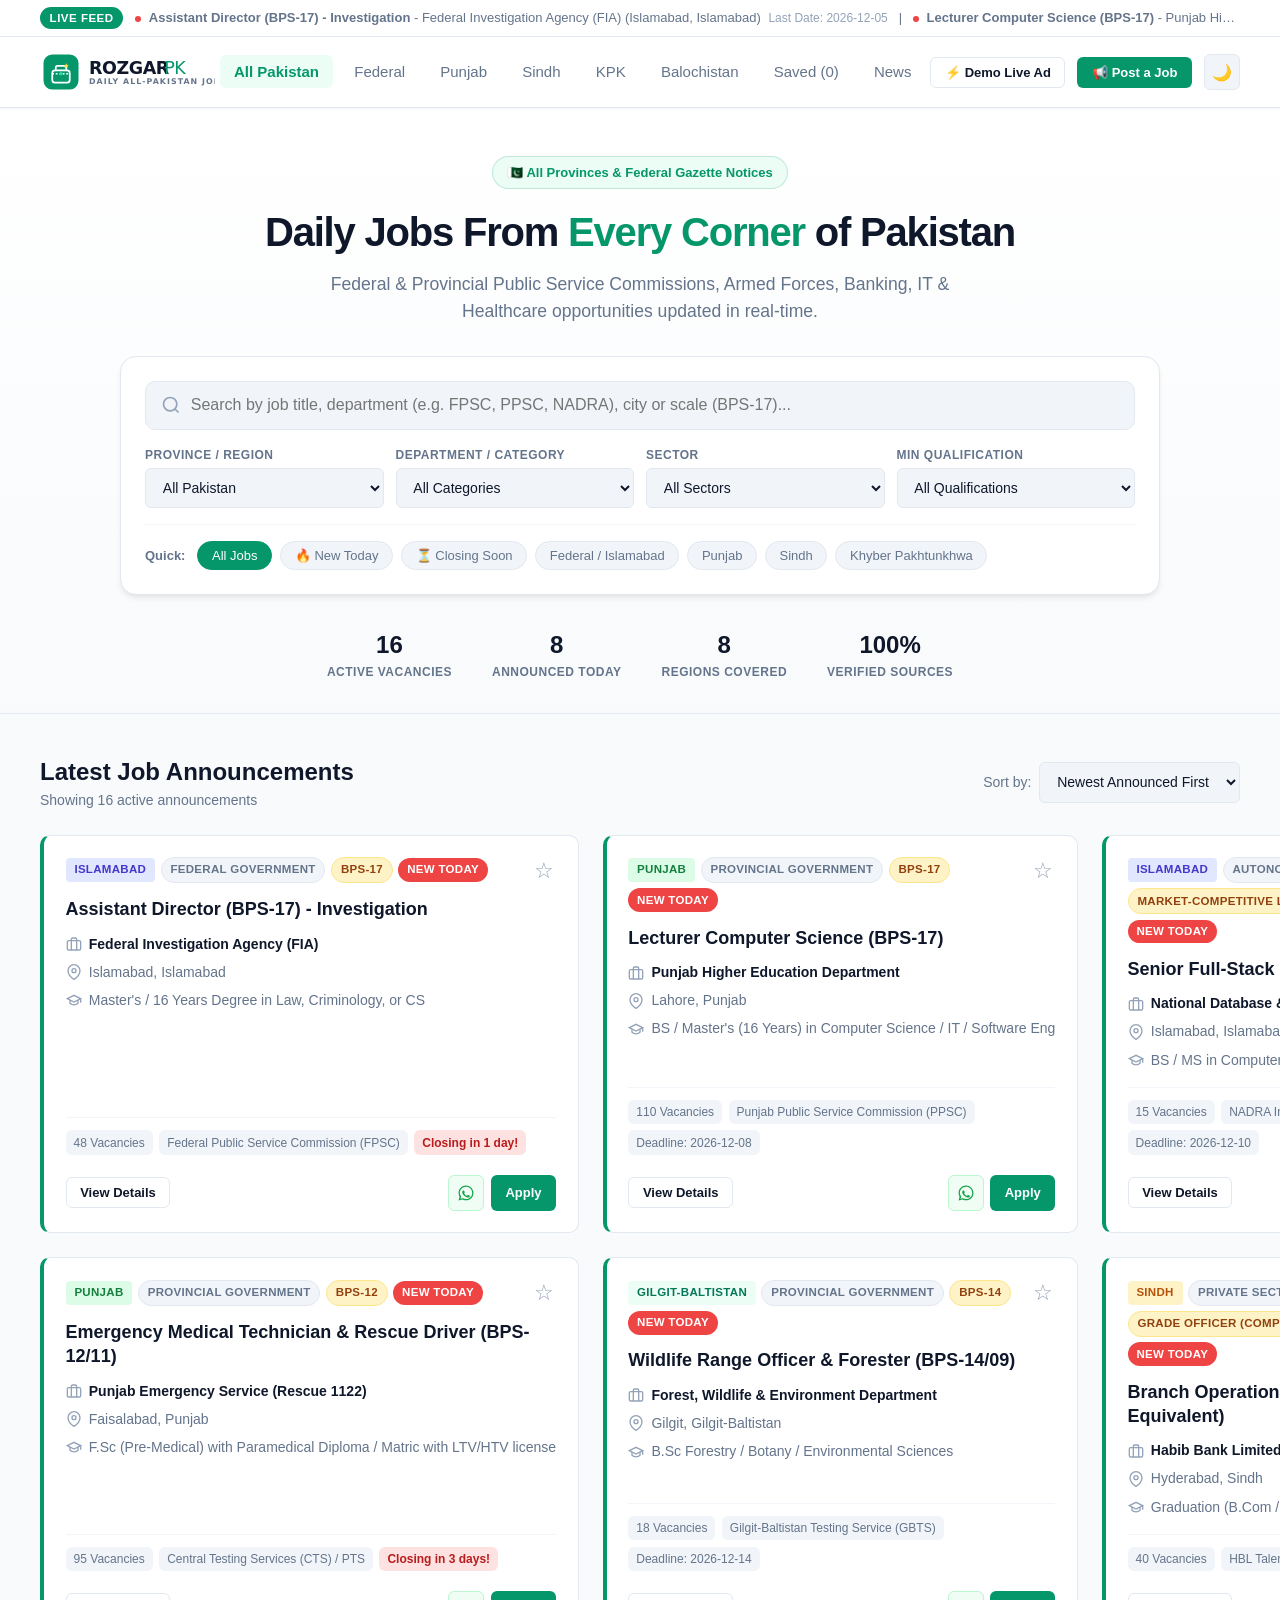
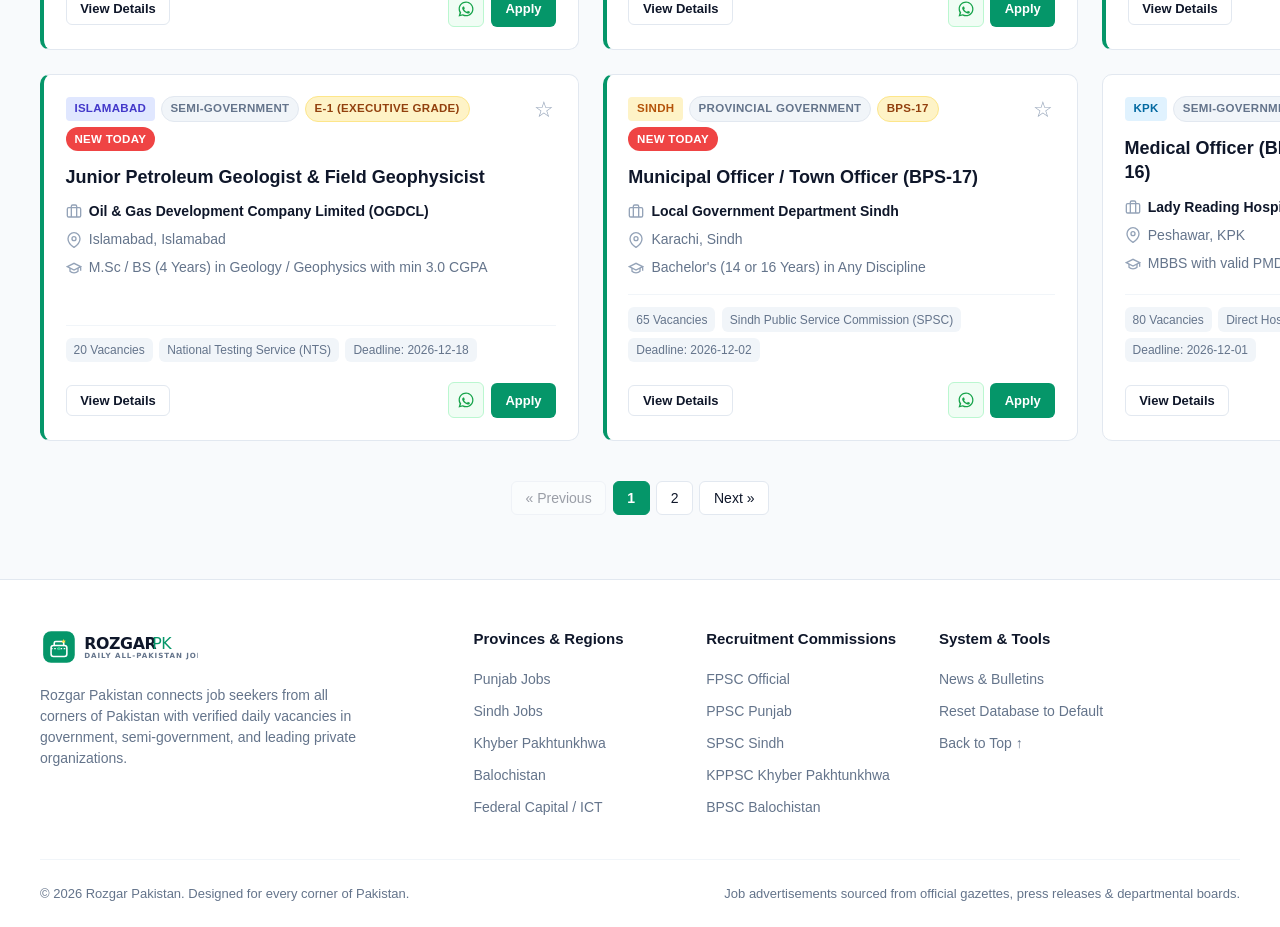
<file: index.html>
<!DOCTYPE html>
<html lang="en" data-theme="light">
<head>
  <meta charset="UTF-8">
  <meta name="viewport" content="width=device-width, initial-scale=1.0">
  <title>Rozgar Pakistan | Daily Jobs Across All Corners of Pakistan</title>
  <meta name="description" content="Clean, responsive job portal posting daily government and private jobs from Punjab, Sindh, KPK, Balochistan, Islamabad, GB and AJK.">
  <link rel="icon" type="image/svg+xml" href="assets/images/logo.svg">
  
  <!-- Stylesheets -->
  <link rel="stylesheet" href="assets/css/style.css">
  <link rel="stylesheet" href="assets/css/components.css">
  <link rel="stylesheet" href="assets/css/responsive.css">
</head>
<body>

  <!-- Top Real-Time Announcement Ticker -->
  <div class="top-ticker-bar" aria-label="Latest Job Announcements">
    <div class="container ticker-wrapper">
      <span class="ticker-label">LIVE FEED</span>
      <div class="ticker-content" id="live-ticker-content">
        <!-- Injected dynamically by app.js -->
        <span class="ticker-item">Loading latest Pakistan recruitment bulletins...</span>
      </div>
    </div>
  </div>

  <!-- Main Site Navigation -->
  <header class="site-header">
    <div class="container header-inner">
      <a href="index.html" class="brand-logo" aria-label="Rozgar Pakistan Homepage">
        <img src="assets/images/logo.svg" alt="Rozgar PK Logo">
      </a>

      <!-- Navigation tabs -->
      <nav aria-label="Main Navigation">
        <ul class="nav-links" id="nav-links">
          <li><a href="javascript:void(0)" class="nav-link nav-tab active" data-view="all">All Pakistan</a></li>
          <li><a href="javascript:void(0)" class="nav-link nav-tab" data-view="Islamabad">Federal</a></li>
          <li><a href="javascript:void(0)" class="nav-link nav-tab" data-view="Punjab">Punjab</a></li>
          <li><a href="javascript:void(0)" class="nav-link nav-tab" data-view="Sindh">Sindh</a></li>
          <li><a href="javascript:void(0)" class="nav-link nav-tab" data-view="KPK">KPK</a></li>
          <li><a href="javascript:void(0)" class="nav-link nav-tab" data-view="Balochistan">Balochistan</a></li>
          <li><a href="javascript:void(0)" class="nav-link nav-tab" data-view="saved">Saved (<span id="saved-jobs-badge">0</span>)</a></li>
          <!-- News tab strictly kept blank as requested -->
          <li><a href="news.html" class="nav-link">News</a></li>
        </ul>
      </nav>

      <!-- Action items -->
      <div class="nav-actions">
        <button class="btn btn-outline btn-sm" id="simulate-job-btn" title="Simulate a newly announced job anywhere in Pakistan" aria-label="Simulate New Announcement">
          ⚡ Demo Live Ad
        </button>
        <button class="btn btn-primary btn-sm" id="open-post-modal-btn">
          📢 Post a Job
        </button>
        <button class="btn-icon" id="theme-toggle" aria-label="Toggle Dark/Light Mode" title="Toggle Theme">
          🌙
        </button>
        <button class="btn-icon mobile-menu-btn" id="mobile-toggle-btn" aria-label="Toggle Menu" style="display: none;">
          ☰
        </button>
      </div>
    </div>
  </header>

  <!-- Hero & Search Section -->
  <section class="hero-section">
    <div class="container">
      <div class="hero-pill">
        🇵🇰 All Provinces &amp; Federal Gazette Notices
      </div>
      <h1 class="hero-title">
        Daily Jobs From <span>Every Corner</span> of Pakistan
      </h1>
      <p class="hero-subtitle">
        Federal &amp; Provincial Public Service Commissions, Armed Forces, Banking, IT &amp; Healthcare opportunities updated in real-time.
      </p>

      <!-- Search & Filters Container -->
      <div class="search-filter-card">
        <!-- Live Instant Search -->
        <div class="search-bar-wrap">
          <svg class="search-icon" viewBox="0 0 24 24" fill="none" stroke="currentColor">
            <circle cx="11" cy="11" r="8" stroke-width="2"/>
            <line x1="21" y1="21" x2="16.65" y2="16.65" stroke-width="2"/>
          </svg>
          <input 
            type="search" 
            id="search-input" 
            class="search-input" 
            placeholder="Search by job title, department (e.g. FPSC, PPSC, NADRA), city or scale (BPS-17)..." 
            autocomplete="off"
          >
          <button id="clear-search" class="clear-search-btn" title="Clear Search">&times;</button>
        </div>

        <!-- Dropdown Filters Grid -->
        <div class="dropdown-filters-grid">
          <div class="filter-group">
            <label for="province-filter">Province / Region</label>
            <select id="province-filter" class="custom-select">
              <!-- Populated dynamically -->
            </select>
          </div>

          <div class="filter-group">
            <label for="category-filter">Department / Category</label>
            <select id="category-filter" class="custom-select">
              <!-- Populated dynamically -->
            </select>
          </div>

          <div class="filter-group">
            <label for="sector-filter">Sector</label>
            <select id="sector-filter" class="custom-select">
              <!-- Populated dynamically -->
            </select>
          </div>

          <div class="filter-group">
            <label for="education-filter">Min Qualification</label>
            <select id="education-filter" class="custom-select">
              <!-- Populated dynamically -->
            </select>
          </div>
        </div>

        <!-- Quick Filter Chips -->
        <div class="quick-chips-row">
          <span class="quick-label">Quick:</span>
          <button class="quick-chip active" data-filter="all">All Jobs</button>
          <button class="quick-chip" data-filter="today">🔥 New Today</button>
          <button class="quick-chip" data-filter="urgent">⏳ Closing Soon</button>
          <button class="quick-chip" data-filter="federal">Federal / Islamabad</button>
          <button class="quick-chip" data-filter="punjab">Punjab</button>
          <button class="quick-chip" data-filter="sindh">Sindh</button>
          <button class="quick-chip" data-filter="kpk">Khyber Pakhtunkhwa</button>
        </div>
      </div>

      <!-- Quick Stats Banner -->
      <div class="stats-banner">
        <div class="stat-item">
          <span class="stat-num" id="total-jobs-badge">0</span>
          <span class="stat-title">Active Vacancies</span>
        </div>
        <div class="stat-item">
          <span class="stat-num" id="today-jobs-badge">0</span>
          <span class="stat-title">Announced Today</span>
        </div>
        <div class="stat-item">
          <span class="stat-num">8</span>
          <span class="stat-title">Regions Covered</span>
        </div>
        <div class="stat-item">
          <span class="stat-num">100%</span>
          <span class="stat-title">Verified Sources</span>
        </div>
      </div>
    </div>
  </section>

  <!-- Main Jobs Feed Section -->
  <main class="main-content" id="jobs-section">
    <div class="container">
      <div class="section-head">
        <div class="results-info">
          <h2>Latest Job Announcements</h2>
          <p id="results-count">Showing active job postings</p>
        </div>

        <div class="sorting-controls">
          <label for="sort-select">Sort by:</label>
          <select id="sort-select" class="custom-select" style="width: auto;">
            <option value="newest">Newest Announced First</option>
            <option value="closing">Deadline Approaching</option>
            <option value="vacancies">Most Vacancies</option>
          </select>
        </div>
      </div>

      <!-- Jobs Grid -->
      <div class="jobs-grid" id="jobs-grid">
        <!-- Rendered by app.js -->
      </div>

      <!-- Empty State -->
      <div class="empty-state" id="empty-state">
        <svg class="empty-state-icon" viewBox="0 0 24 24" fill="none" stroke="currentColor">
          <circle cx="12" cy="12" r="10" stroke-width="2"/>
          <line x1="8" y1="12" x2="16" y2="12" stroke-width="2"/>
        </svg>
        <h3>No Job Announcements Found</h3>
        <p>No listings matched your active filter criteria. Try clearing search or choosing another province.</p>
        <button class="btn btn-outline btn-sm" style="margin-top: 1rem;" onclick="location.reload()">
          Reset All Filters
        </button>
      </div>

      <!-- Pagination -->
      <div id="pagination-container"></div>
    </div>
  </main>

  <!-- Modal: Job Details & Application Slip -->
  <div class="modal-backdrop" id="job-detail-modal" role="dialog" aria-modal="true" aria-labelledby="modal-job-title">
    <div class="modal-dialog">
      <div class="modal-header">
        <div class="modal-title-wrap">
          <h3 id="modal-job-title">Job Title</h3>
          <p id="modal-job-org">Organization Name</p>
        </div>
        <button class="modal-close-btn modal-close-trigger" aria-label="Close dialog">&times;</button>
      </div>

      <div class="modal-body">
        <div class="spec-grid">
          <div class="spec-cell">
            <span class="spec-label">Job ID / Case</span>
            <span class="spec-value" id="modal-job-id">-</span>
          </div>
          <div class="spec-cell">
            <span class="spec-label">Pay Scale</span>
            <span class="spec-value" id="modal-job-bps">-</span>
          </div>
          <div class="spec-cell">
            <span class="spec-label">Province &amp; Station</span>
            <span class="spec-value"><span id="modal-job-province">-</span> (<span id="modal-job-city">-</span>)</span>
          </div>
          <div class="spec-cell">
            <span class="spec-label">Total Vacancies</span>
            <span class="spec-value" id="modal-job-vacancies">-</span>
          </div>
          <div class="spec-cell">
            <span class="spec-label">Min Qualification</span>
            <span class="spec-value" id="modal-job-education">-</span>
          </div>
          <div class="spec-cell">
            <span class="spec-label">Age Limit</span>
            <span class="spec-value" id="modal-job-age">-</span>
          </div>
          <div class="spec-cell">
            <span class="spec-label">Testing Agency</span>
            <span class="spec-value" id="modal-job-agency">-</span>
          </div>
          <div class="spec-cell">
            <span class="spec-label">Sector</span>
            <span class="spec-value" id="modal-job-sector">-</span>
          </div>
          <div class="spec-cell">
            <span class="spec-label">Date Announced</span>
            <span class="spec-value" id="modal-job-posted">-</span>
          </div>
          <div class="spec-cell">
            <span class="spec-label" style="color: #dc2626;">Last Date to Apply</span>
            <span class="spec-value" id="modal-job-lastdate" style="color: #dc2626;">-</span>
          </div>
        </div>

        <div class="modal-section">
          <h4>Ministry / Department</h4>
          <p id="modal-job-ministry">-</p>
        </div>

        <div class="modal-section">
          <h4>Official Advertisement Reference</h4>
          <p id="modal-job-adref">-</p>
        </div>

        <div class="modal-section">
          <h4>Job Description &amp; Quota Details</h4>
          <p id="modal-job-desc">-</p>
        </div>

        <div class="modal-section">
          <h4>Test Syllabus &amp; Examination Pattern</h4>
          <p id="modal-job-syllabus">-</p>
        </div>
      </div>

      <div class="modal-footer">
        <div style="display: flex; gap: 0.5rem; flex-wrap: wrap;">
          <button class="btn btn-outline btn-sm" id="modal-bookmark-btn">☆ Save This Job</button>
          <button class="btn btn-outline btn-sm wa-share-btn" id="modal-share-wa">Share on WhatsApp</button>
          <button class="btn btn-outline btn-sm" id="modal-copy-link">Copy Link</button>
          <button class="btn btn-outline btn-sm" id="modal-print-btn">🖨️ Print Slip</button>
        </div>
        <a href="#" target="_blank" class="btn btn-primary btn-sm" id="modal-apply-btn">
          Official Apply Portal &rarr;
        </a>
      </div>
    </div>
  </div>

  <!-- Modal: Post a New Job / Announcement Form -->
  <div class="modal-backdrop" id="post-job-modal" role="dialog" aria-modal="true" aria-labelledby="post-modal-title">
    <div class="modal-dialog">
      <div class="modal-header">
        <div class="modal-title-wrap">
          <h3 id="post-modal-title">Post New Job Announcement</h3>
          <p>Instantly publish a new recruitment notice across Pakistan</p>
        </div>
        <button class="modal-close-btn modal-close-trigger" aria-label="Close dialog">&times;</button>
      </div>

      <form id="post-job-form">
        <div class="modal-body">
          <div class="form-grid">
            <div class="form-field form-full">
              <label for="form-title">Job Title *</label>
              <input type="text" id="form-title" name="title" class="form-input" placeholder="e.g. Assistant Director (BPS-17)" required>
            </div>

            <div class="form-field">
              <label for="form-org">Organization / Department *</label>
              <input type="text" id="form-org" name="organization" class="form-input" placeholder="e.g. FPSC, PPSC, NADRA" required>
            </div>

            <div class="form-field">
              <label for="form-ministry">Ministry / Parent Authority</label>
              <input type="text" id="form-ministry" name="ministry" class="form-input" placeholder="e.g. Ministry of Interior">
            </div>

            <div class="form-field">
              <label for="form-province">Province / Region *</label>
              <select id="form-province" name="province" class="form-select" required>
                <option value="Islamabad">Islamabad (Federal)</option>
                <option value="Punjab">Punjab</option>
                <option value="Sindh">Sindh</option>
                <option value="KPK">Khyber Pakhtunkhwa (KPK)</option>
                <option value="Balochistan">Balochistan</option>
                <option value="Gilgit-Baltistan">Gilgit-Baltistan</option>
                <option value="AJK">Azad Jammu &amp; Kashmir</option>
              </select>
            </div>

            <div class="form-field">
              <label for="form-city">City / Station *</label>
              <input type="text" id="form-city" name="city" class="form-input" placeholder="e.g. Lahore, Karachi, Quetta" required>
            </div>

            <div class="form-field">
              <label for="form-category">Job Category</label>
              <select id="form-category" name="category" class="form-select">
                <option value="Law Enforcement & Defense">Law Enforcement &amp; Defense</option>
                <option value="Education & Academia">Education &amp; Academia</option>
                <option value="Civil Services & Executive">Civil Services &amp; Executive</option>
                <option value="Healthcare & Medicine">Healthcare &amp; Medicine</option>
                <option value="Banking & Finance">Banking &amp; Finance</option>
                <option value="IT & Software">IT &amp; Software</option>
                <option value="Engineering & Maritime">Engineering &amp; Maritime</option>
                <option value="Administration & Municipal">Administration &amp; Municipal</option>
                <option value="Emergency & Disaster Management">Emergency &amp; Disaster Management</option>
                <option value="Revenue & Land Management">Revenue &amp; Land Management</option>
              </select>
            </div>

            <div class="form-field">
              <label for="form-sector">Sector</label>
              <select id="form-sector" name="sector" class="form-select">
                <option value="Federal Government">Federal Government</option>
                <option value="Provincial Government">Provincial Government</option>
                <option value="Semi-Government">Semi-Government</option>
                <option value="Autonomous Federal Body">Autonomous Federal Body</option>
                <option value="Private Sector">Private Sector</option>
                <option value="Judicial Body">Judicial Body</option>
              </select>
            </div>

            <div class="form-field">
              <label for="form-bps">Scale / Grade</label>
              <input type="text" id="form-bps" name="bps" class="form-input" placeholder="e.g. BPS-17 or OG-2">
            </div>

            <div class="form-field">
              <label for="form-vacancies">Total Vacancies</label>
              <input type="number" id="form-vacancies" name="vacancies" class="form-input" value="1" min="1">
            </div>

            <div class="form-field">
              <label for="form-education">Min Qualification *</label>
              <input type="text" id="form-education" name="education" class="form-input" placeholder="e.g. Bachelor's / Master's / Matric" required>
            </div>

            <div class="form-field">
              <label for="form-age">Age Bracket</label>
              <input type="text" id="form-age" name="ageLimit" class="form-input" placeholder="e.g. 21 - 30 Years">
            </div>

            <div class="form-field">
              <label for="form-agency">Testing Agency</label>
              <input type="text" id="form-agency" name="testingAgency" class="form-input" placeholder="e.g. NTS, PPSC, FPSC, PTS">
            </div>

            <div class="form-field">
              <label for="form-deadline">Deadline / Last Date *</label>
              <input type="date" id="form-deadline" name="lastDate" class="form-input" required>
            </div>

            <div class="form-field form-full">
              <label for="form-link">Official Application URL</label>
              <input type="url" id="form-link" name="applyLink" class="form-input" placeholder="https://example.gov.pk/apply">
            </div>

            <div class="form-field form-full">
              <label for="form-desc">Eligibility &amp; Description</label>
              <textarea id="form-desc" name="description" class="form-textarea" placeholder="Detail quota distribution, experience and instructions..."></textarea>
            </div>

            <div class="form-field form-full">
              <label for="form-syllabus">Test Syllabus / Examination Pattern</label>
              <input type="text" id="form-syllabus" name="syllabus" class="form-input" placeholder="e.g. 100 MCQs (General Knowledge 50%, Subject 50%)">
            </div>

            <div class="form-field form-full" style="flex-direction: row; align-items: center; gap: 0.5rem;">
              <input type="checkbox" id="form-urgent" name="isUrgent">
              <label for="form-urgent" style="font-weight: normal; cursor: pointer;">Mark as Urgent / Closing Soon</label>
            </div>
          </div>
        </div>

        <div class="modal-footer">
          <button type="button" class="btn btn-outline btn-sm modal-close-trigger">Cancel</button>
          <button type="submit" class="btn btn-primary btn-sm">📢 Publish Announcement</button>
        </div>
      </form>
    </div>
  </div>

  <!-- Toast Notification Container -->
  <div id="toast-container" class="toast-container"></div>

  <!-- Site Footer -->
  <footer class="site-footer">
    <div class="container">
      <div class="footer-top">
        <div class="footer-brand">
          <img src="assets/images/logo.svg" alt="Rozgar PK" style="height: 38px;">
          <p>
            Rozgar Pakistan connects job seekers from all corners of Pakistan with verified daily vacancies in government, semi-government, and leading private organizations.
          </p>
        </div>

        <div class="footer-col">
          <h4>Provinces &amp; Regions</h4>
          <ul class="footer-links">
            <li><a href="javascript:void(0)" onclick="filterByNav('Punjab')">Punjab Jobs</a></li>
            <li><a href="javascript:void(0)" onclick="filterByNav('Sindh')">Sindh Jobs</a></li>
            <li><a href="javascript:void(0)" onclick="filterByNav('KPK')">Khyber Pakhtunkhwa</a></li>
            <li><a href="javascript:void(0)" onclick="filterByNav('Balochistan')">Balochistan</a></li>
            <li><a href="javascript:void(0)" onclick="filterByNav('Islamabad')">Federal Capital / ICT</a></li>
          </ul>
        </div>

        <div class="footer-col">
          <h4>Recruitment Commissions</h4>
          <ul class="footer-links">
            <li><a href="https://www.fpsc.gov.pk" target="_blank">FPSC Official</a></li>
            <li><a href="https://www.ppsc.gop.pk" target="_blank">PPSC Punjab</a></li>
            <li><a href="https://www.spsc.gos.pk" target="_blank">SPSC Sindh</a></li>
            <li><a href="https://www.kppsc.gov.pk" target="_blank">KPPSC Khyber Pakhtunkhwa</a></li>
            <li><a href="https://www.bpsc.gob.pk" target="_blank">BPSC Balochistan</a></li>
          </ul>
        </div>

        <div class="footer-col">
          <h4>System &amp; Tools</h4>
          <ul class="footer-links">
            <li><a href="news.html">News &amp; Bulletins</a></li>
            <li><a href="javascript:void(0)" id="reset-db-btn">Reset Database to Default</a></li>
            <li><a href="javascript:void(0)" onclick="window.scrollTo({top: 0, behavior: 'smooth'})">Back to Top &uarr;</a></li>
          </ul>
        </div>
      </div>

      <div class="footer-bottom">
        <p>&copy; 2026 Rozgar Pakistan. Designed for every corner of Pakistan.</p>
        <p>Job advertisements sourced from official gazettes, press releases &amp; departmental boards.</p>
      </div>
    </div>
  </footer>

  <!-- Scripts -->
  <script src="assets/js/data.js"></script>
  <script src="assets/js/job-manager.js"></script>
  <script src="assets/js/ui.js"></script>
  <script src="assets/js/app.js"></script>

  <!-- Responsive menu & helper script -->
  <script>
    // Mobile navigation toggle
    const mobileBtn = document.getElementById('mobile-toggle-btn');
    const navMenu = document.getElementById('nav-links');
    if (mobileBtn && navMenu) {
      mobileBtn.addEventListener('click', () => {
        navMenu.classList.toggle('mobile-active');
      });
    }

    // Footer quick filter helper
    function filterByNav(province) {
      const pFilter = document.getElementById('province-filter');
      if (pFilter) {
        pFilter.value = province;
        pFilter.dispatchEvent(new Event('change'));
        window.scrollTo({ top: document.getElementById('jobs-section').offsetTop - 80, behavior: 'smooth' });
      }
    }
  </script>
</body>
</html>
</file>
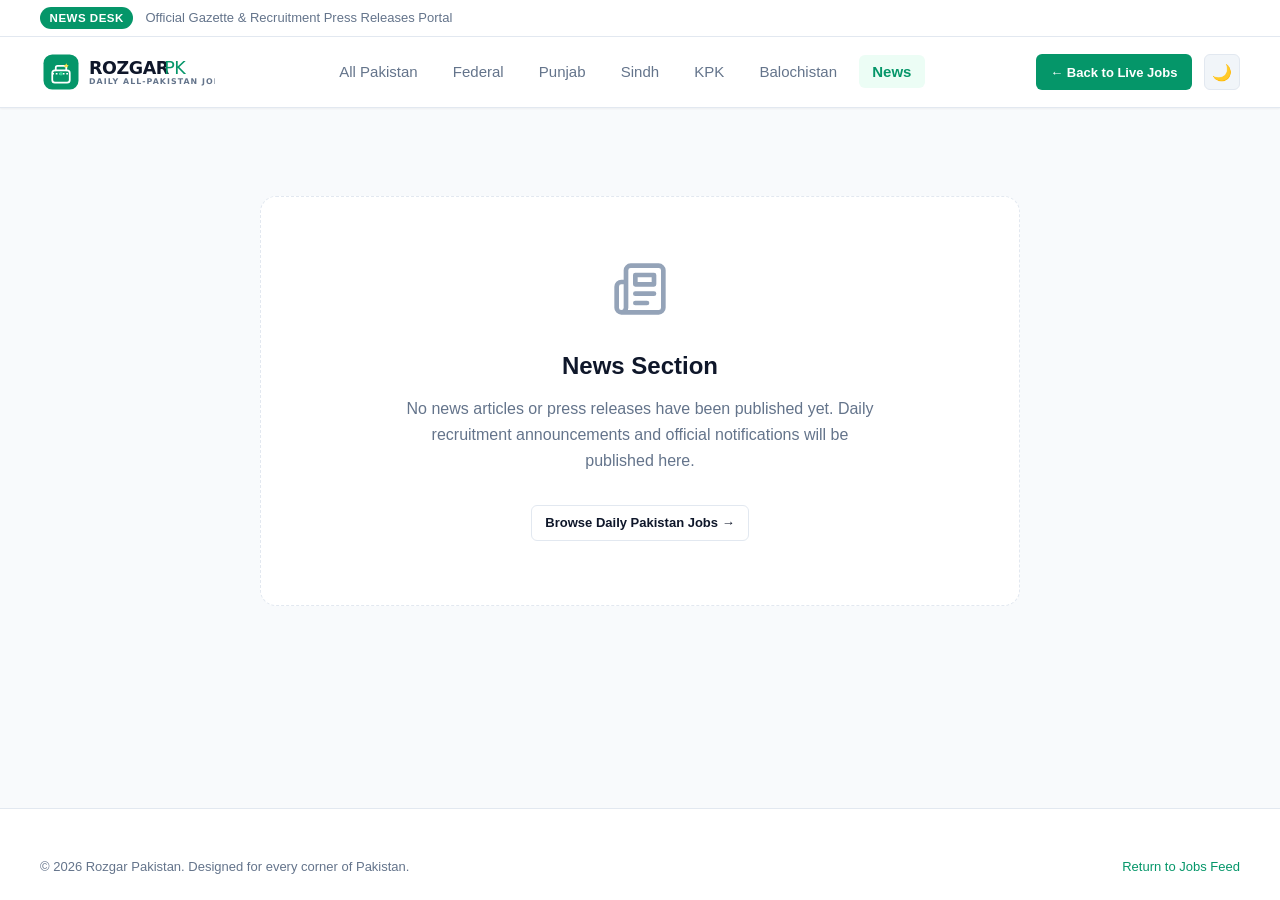
<file: news.html>
<!DOCTYPE html>
<html lang="en" data-theme="light">
<head>
  <meta charset="UTF-8">
  <meta name="viewport" content="width=device-width, initial-scale=1.0">
  <title>News & Bulletins | Rozgar Pakistan</title>
  <meta name="description" content="Recruitment news, official notifications, and press releases across Pakistan.">
  <link rel="icon" type="image/svg+xml" href="assets/images/logo.svg">
  
  <!-- Stylesheets -->
  <link rel="stylesheet" href="assets/css/style.css">
  <link rel="stylesheet" href="assets/css/components.css">
  <link rel="stylesheet" href="assets/css/responsive.css">
</head>
<body>

  <!-- Top Real-Time Announcement Ticker Bar -->
  <div class="top-ticker-bar" aria-label="Latest Job Announcements">
    <div class="container ticker-wrapper">
      <span class="ticker-label">NEWS DESK</span>
      <div class="ticker-content">
        <span>Official Gazette &amp; Recruitment Press Releases Portal</span>
      </div>
    </div>
  </div>

  <!-- Main Site Header -->
  <header class="site-header">
    <div class="container header-inner">
      <a href="index.html" class="brand-logo" aria-label="Rozgar Pakistan Homepage">
        <img src="assets/images/logo.svg" alt="Rozgar PK Logo">
      </a>

      <!-- Navigation tabs -->
      <nav aria-label="Main Navigation">
        <ul class="nav-links" id="nav-links">
          <li><a href="index.html" class="nav-link">All Pakistan</a></li>
          <li><a href="index.html" class="nav-link">Federal</a></li>
          <li><a href="index.html" class="nav-link">Punjab</a></li>
          <li><a href="index.html" class="nav-link">Sindh</a></li>
          <li><a href="index.html" class="nav-link">KPK</a></li>
          <li><a href="index.html" class="nav-link">Balochistan</a></li>
          <li><a href="news.html" class="nav-link active">News</a></li>
        </ul>
      </nav>

      <!-- Action items -->
      <div class="nav-actions">
        <a href="index.html" class="btn btn-primary btn-sm">
          &larr; Back to Live Jobs
        </a>
        <button class="btn-icon" id="theme-toggle" aria-label="Toggle Dark/Light Mode" title="Toggle Theme">
          🌙
        </button>
      </div>
    </div>
  </header>

  <!-- News Content Section - Kept Blank as requested -->
  <main class="main-content">
    <div class="container">
      <div class="news-blank-container">
        <!-- SVG Empty Newspaper Icon -->
        <svg class="news-blank-icon" viewBox="0 0 24 24" fill="none" stroke="currentColor">
          <path d="M4 22h16a2 2 0 0 0 2-2V4a2 2 0 0 0-2-2H8a2 2 0 0 0-2 2v16a2 2 0 0 1-2 2Zm0 0a2 2 0 0 1-2-2v-9c0-1.1.9-2 2-2h2" stroke-width="2" stroke-linecap="round" stroke-linejoin="round"/>
          <path d="M18 14h-8M15 18h-5M10 6h8v4h-8V6Z" stroke-width="2" stroke-linecap="round" stroke-linejoin="round"/>
        </svg>

        <h2 class="news-blank-title">News Section</h2>
        <p class="news-blank-desc">
          No news articles or press releases have been published yet. Daily recruitment announcements and official notifications will be published here.
        </p>

        <!-- NOTE: News section is intentionally kept blank as requested by the user. 
             When ready, this section can be linked to an RSS feed, CMS, or API. -->
        <div id="news-feed-container">
          <!-- Blank -->
        </div>

        <a href="index.html" class="btn btn-outline btn-sm">
          Browse Daily Pakistan Jobs &rarr;
        </a>
      </div>
    </div>
  </main>

  <!-- Site Footer -->
  <footer class="site-footer">
    <div class="container">
      <div class="footer-bottom" style="border-top: none; padding-top: 0;">
        <p>&copy; 2026 Rozgar Pakistan. Designed for every corner of Pakistan.</p>
        <p><a href="index.html" style="color: var(--primary);">Return to Jobs Feed</a></p>
      </div>
    </div>
  </footer>

  <script src="assets/js/ui.js"></script>
  <script>
    document.addEventListener("DOMContentLoaded", () => {
      UI.initTheme();
    });
  </script>
</body>
</html>
</file>
<file: assets/css/style.css>
/**
 * ROZGAR PK - Core Stylesheet
 * Minimalist, high-performance, clean aesthetic with modern typography
 */

:root {
  /* Color Palette - Minimalist Pakistani Green & Clean Neutrals */
  --primary: #059669;
  --primary-hover: #047857;
  --primary-light: #ecfdf5;
  --primary-dark: #064e3b;
  
  --accent: #0284c7;
  --accent-light: #f0f9ff;
  
  --bg-main: #f8fafc;
  --bg-surface: #ffffff;
  --bg-subtle: #f1f5f9;
  
  --text-main: #0f172a;
  --text-muted: #64748b;
  --text-subtle: #94a3b8;
  
  --border: #e2e8f0;
  --border-light: #f1f5f9;
  --border-hover: #cbd5e1;
  
  /* Provincial Badge Colors */
  --punjab-color: #15803d;
  --punjab-bg: #dcfce7;
  --sindh-color: #b45309;
  --sindh-bg: #fef3c7;
  --kpk-color: #0369a1;
  --kpk-bg: #e0f2fe;
  --baloch-color: #be123c;
  --baloch-bg: #ffe4e6;
  --fed-color: #4338ca;
  --fed-bg: #e0e7ff;
  
  --shadow-sm: 0 1px 2px 0 rgba(0, 0, 0, 0.05);
  --shadow-md: 0 4px 6px -1px rgba(0, 0, 0, 0.08), 0 2px 4px -2px rgba(0, 0, 0, 0.05);
  --shadow-lg: 0 10px 15px -3px rgba(0, 0, 0, 0.08), 0 4px 6px -4px rgba(0, 0, 0, 0.05);

  --radius-sm: 6px;
  --radius-md: 10px;
  --radius-lg: 16px;
  --radius-full: 9999px;

  --transition-fast: 0.15s ease;
  --transition-normal: 0.25s ease;
}

[data-theme="dark"] {
  --primary: #10b981;
  --primary-hover: #34d399;
  --primary-light: #064e3b;
  --primary-dark: #022c22;

  --bg-main: #0b0f17;
  --bg-surface: #111827;
  --bg-subtle: #1f2937;

  --text-main: #f9fafb;
  --text-muted: #9ca3af;
  --text-subtle: #6b7280;

  --border: #1f2937;
  --border-light: #18202f;
  --border-hover: #374151;

  --shadow-sm: 0 1px 2px 0 rgba(0, 0, 0, 0.3);
  --shadow-md: 0 4px 6px -1px rgba(0, 0, 0, 0.4);
  --shadow-lg: 0 10px 15px -3px rgba(0, 0, 0, 0.5);
}

/* Base Reset */
*, *::before, *::after {
  box-sizing: border-box;
  margin: 0;
  padding: 0;
}

html {
  font-size: 16px;
  scroll-behavior: smooth;
}

body {
  font-family: -apple-system, BlinkMacSystemFont, "Segoe UI", Roboto, "Helvetica Neue", Arial, sans-serif;
  background-color: var(--bg-main);
  color: var(--text-main);
  line-height: 1.5;
  -webkit-font-smoothing: antialiased;
  min-height: 100vh;
  display: flex;
  flex-direction: column;
}

body.modal-open {
  overflow: hidden;
}

a {
  color: inherit;
  text-decoration: none;
}

button, input, select, textarea {
  font-family: inherit;
  font-size: inherit;
}

.container {
  width: 100%;
  max-width: 1240px;
  margin: 0 auto;
  padding: 0 1.25rem;
}

/* Top Announcement Ticker Bar */
.top-ticker-bar {
  background: var(--bg-surface);
  border-bottom: 1px solid var(--border);
  font-size: 0.8125rem;
  padding: 0.45rem 0;
  display: flex;
  align-items: center;
  overflow: hidden;
}

.ticker-wrapper {
  display: flex;
  align-items: center;
  gap: 0.75rem;
}

.ticker-label {
  display: inline-flex;
  align-items: center;
  gap: 0.35rem;
  background: var(--primary);
  color: #ffffff;
  padding: 0.15rem 0.6rem;
  border-radius: var(--radius-full);
  font-weight: 700;
  font-size: 0.72rem;
  letter-spacing: 0.5px;
  white-space: nowrap;
}

.ticker-content {
  white-space: nowrap;
  overflow: hidden;
  text-overflow: ellipsis;
  color: var(--text-muted);
}

.ticker-item {
  cursor: pointer;
  transition: color var(--transition-fast);
}

.ticker-item:hover {
  color: var(--primary);
  text-decoration: underline;
}

.ticker-dot {
  display: inline-block;
  width: 6px;
  height: 6px;
  background: #ef4444;
  border-radius: 50%;
  margin-right: 4px;
}

.ticker-date {
  color: var(--text-subtle);
  font-size: 0.75rem;
  margin-left: 4px;
}

/* Main Site Header */
.site-header {
  background: var(--bg-surface);
  border-bottom: 1px solid var(--border);
  position: sticky;
  top: 0;
  z-index: 40;
  box-shadow: var(--shadow-sm);
}

.header-inner {
  display: flex;
  align-items: center;
  justify-content: space-between;
  height: 70px;
}

.brand-logo {
  display: flex;
  align-items: center;
  gap: 0.75rem;
}

.brand-logo img {
  height: 42px;
  width: auto;
}

.nav-links {
  display: flex;
  align-items: center;
  gap: 0.5rem;
  list-style: none;
}

.nav-link {
  font-weight: 500;
  font-size: 0.9375rem;
  padding: 0.5rem 0.85rem;
  border-radius: var(--radius-sm);
  color: var(--text-muted);
  transition: all var(--transition-fast);
}

.nav-link:hover {
  color: var(--text-main);
  background: var(--bg-subtle);
}

.nav-link.active {
  color: var(--primary);
  background: var(--primary-light);
  font-weight: 600;
}

.nav-actions {
  display: flex;
  align-items: center;
  gap: 0.75rem;
}

/* Hero Section */
.hero-section {
  padding: 3rem 0 2rem;
  text-align: center;
  background: linear-gradient(180deg, var(--bg-surface) 0%, var(--bg-main) 100%);
  border-bottom: 1px solid var(--border);
}

.hero-pill {
  display: inline-flex;
  align-items: center;
  gap: 0.5rem;
  padding: 0.35rem 0.9rem;
  background: var(--primary-light);
  color: var(--primary);
  border: 1px solid rgba(5, 150, 105, 0.2);
  border-radius: var(--radius-full);
  font-size: 0.8125rem;
  font-weight: 600;
  margin-bottom: 1.25rem;
}

.hero-title {
  font-size: 2.5rem;
  font-weight: 800;
  letter-spacing: -0.03em;
  line-height: 1.15;
  color: var(--text-main);
  max-width: 800px;
  margin: 0 auto 1rem;
}

.hero-title span {
  color: var(--primary);
}

.hero-subtitle {
  font-size: 1.1rem;
  color: var(--text-muted);
  max-width: 650px;
  margin: 0 auto 2rem;
}

/* Search and Filter Panel */
.search-filter-card {
  background: var(--bg-surface);
  border: 1px solid var(--border);
  border-radius: var(--radius-lg);
  padding: 1.5rem;
  box-shadow: var(--shadow-md);
  max-width: 1040px;
  margin: 0 auto;
}

.search-bar-wrap {
  position: relative;
  display: flex;
  align-items: center;
  margin-bottom: 1rem;
}

.search-icon {
  position: absolute;
  left: 1rem;
  width: 20px;
  height: 20px;
  color: var(--text-subtle);
  pointer-events: none;
}

.search-input {
  width: 100%;
  padding: 0.9rem 2.8rem 0.9rem 2.8rem;
  border: 1.5px solid var(--border);
  border-radius: var(--radius-md);
  background: var(--bg-subtle);
  color: var(--text-main);
  outline: none;
  font-size: 1rem;
  transition: all var(--transition-fast);
}

.search-input:focus {
  border-color: var(--primary);
  background: var(--bg-surface);
  box-shadow: 0 0 0 4px rgba(5, 150, 105, 0.12);
}

.clear-search-btn {
  position: absolute;
  right: 1rem;
  background: none;
  border: none;
  color: var(--text-subtle);
  font-size: 1.2rem;
  cursor: pointer;
  display: none;
}

.clear-search-btn:hover {
  color: var(--text-main);
}

.dropdown-filters-grid {
  display: grid;
  grid-template-columns: repeat(4, 1fr);
  gap: 0.75rem;
}

.filter-group {
  display: flex;
  flex-direction: column;
  gap: 0.25rem;
  text-align: left;
}

.filter-group label {
  font-size: 0.75rem;
  font-weight: 600;
  color: var(--text-muted);
  text-transform: uppercase;
  letter-spacing: 0.5px;
}

.custom-select {
  width: 100%;
  padding: 0.65rem 0.8rem;
  background: var(--bg-subtle);
  border: 1px solid var(--border);
  border-radius: var(--radius-sm);
  color: var(--text-main);
  outline: none;
  cursor: pointer;
  font-size: 0.875rem;
  transition: border-color var(--transition-fast);
}

.custom-select:focus {
  border-color: var(--primary);
}

/* Quick Filter Chips */
.quick-chips-row {
  display: flex;
  align-items: center;
  gap: 0.5rem;
  flex-wrap: wrap;
  margin-top: 1rem;
  padding-top: 1rem;
  border-top: 1px solid var(--border-light);
}

.quick-label {
  font-size: 0.8125rem;
  font-weight: 600;
  color: var(--text-muted);
  margin-right: 0.25rem;
}

.quick-chip {
  background: var(--bg-subtle);
  color: var(--text-muted);
  border: 1px solid var(--border);
  padding: 0.35rem 0.85rem;
  border-radius: var(--radius-full);
  font-size: 0.8125rem;
  font-weight: 500;
  cursor: pointer;
  transition: all var(--transition-fast);
}

.quick-chip:hover {
  color: var(--text-main);
  border-color: var(--border-hover);
}

.quick-chip.active {
  background: var(--primary);
  color: #ffffff;
  border-color: var(--primary);
}

/* Stats Counter Banner */
.stats-banner {
  display: flex;
  justify-content: center;
  gap: 2.5rem;
  margin-top: 2rem;
  flex-wrap: wrap;
}

.stat-item {
  display: flex;
  flex-direction: column;
  align-items: center;
}

.stat-num {
  font-size: 1.5rem;
  font-weight: 800;
  color: var(--text-main);
}

.stat-title {
  font-size: 0.75rem;
  font-weight: 600;
  color: var(--text-muted);
  text-transform: uppercase;
  letter-spacing: 0.5px;
}

/* Main Content Area */
.main-content {
  flex: 1;
  padding: 2.5rem 0 4rem;
}

.section-head {
  display: flex;
  justify-content: space-between;
  align-items: center;
  margin-bottom: 1.5rem;
  flex-wrap: wrap;
  gap: 1rem;
}

.results-info h2 {
  font-size: 1.5rem;
  font-weight: 700;
  color: var(--text-main);
}

.results-info p {
  font-size: 0.875rem;
  color: var(--text-muted);
}

.sorting-controls {
  display: flex;
  align-items: center;
  gap: 0.5rem;
}

.sorting-controls label {
  font-size: 0.875rem;
  color: var(--text-muted);
}

/* Blank News Placeholder Page & Section */
.news-blank-container {
  max-width: 760px;
  margin: 3rem auto;
  text-align: center;
  padding: 4rem 2rem;
  background: var(--bg-surface);
  border: 1px dashed var(--border);
  border-radius: var(--radius-lg);
}

.news-blank-icon {
  width: 56px;
  height: 56px;
  margin: 0 auto 1.5rem;
  color: var(--text-subtle);
}

.news-blank-title {
  font-size: 1.5rem;
  font-weight: 700;
  color: var(--text-main);
  margin-bottom: 0.75rem;
}

.news-blank-desc {
  font-size: 1rem;
  color: var(--text-muted);
  line-height: 1.6;
  max-width: 480px;
  margin: 0 auto 2rem;
}

/* Footer */
.site-footer {
  background: var(--bg-surface);
  border-top: 1px solid var(--border);
  padding: 3rem 0 1.5rem;
  margin-top: auto;
}

.footer-top {
  display: grid;
  grid-template-columns: 2fr 1fr 1fr 1.5fr;
  gap: 2rem;
  margin-bottom: 2.5rem;
}

.footer-brand p {
  color: var(--text-muted);
  font-size: 0.875rem;
  margin-top: 0.75rem;
  max-width: 320px;
}

.footer-col h4 {
  font-size: 0.9375rem;
  font-weight: 700;
  color: var(--text-main);
  margin-bottom: 1rem;
}

.footer-links {
  list-style: none;
  display: flex;
  flex-direction: column;
  gap: 0.5rem;
}

.footer-links a {
  font-size: 0.875rem;
  color: var(--text-muted);
  transition: color var(--transition-fast);
}

.footer-links a:hover {
  color: var(--primary);
}

.footer-bottom {
  display: flex;
  justify-content: space-between;
  align-items: center;
  padding-top: 1.5rem;
  border-top: 1px solid var(--border-light);
  font-size: 0.8125rem;
  color: var(--text-muted);
}
</file>
<file: assets/css/components.css>
/**
 * ROZGAR PK - Reusable Minimalist UI Components
 */

/* Buttons */
.btn {
  display: inline-flex;
  align-items: center;
  justify-content: center;
  gap: 0.5rem;
  padding: 0.65rem 1.25rem;
  border-radius: var(--radius-sm);
  font-weight: 600;
  font-size: 0.875rem;
  cursor: pointer;
  border: 1px solid transparent;
  transition: all var(--transition-fast);
  white-space: nowrap;
}

.btn-primary {
  background-color: var(--primary);
  color: #ffffff;
}

.btn-primary:hover {
  background-color: var(--primary-hover);
  box-shadow: 0 2px 4px rgba(5, 150, 105, 0.25);
}

.btn-outline {
  background-color: transparent;
  border-color: var(--border);
  color: var(--text-main);
}

.btn-outline:hover {
  border-color: var(--border-hover);
  background-color: var(--bg-subtle);
}

.btn-accent {
  background-color: var(--accent);
  color: #ffffff;
}

.btn-accent:hover {
  background-color: #0369a1;
}

.btn-sm {
  padding: 0.45rem 0.85rem;
  font-size: 0.8125rem;
}

.btn-icon {
  background: var(--bg-subtle);
  border: 1px solid var(--border);
  border-radius: var(--radius-sm);
  width: 36px;
  height: 36px;
  display: inline-flex;
  align-items: center;
  justify-content: center;
  cursor: pointer;
  color: var(--text-muted);
  transition: all var(--transition-fast);
}

.btn-icon:hover {
  color: var(--text-main);
  border-color: var(--border-hover);
}

.btn-icon svg {
  width: 18px;
  height: 18px;
}

/* Badges & Tags */
.badge {
  display: inline-flex;
  align-items: center;
  font-size: 0.72rem;
  font-weight: 700;
  padding: 0.2rem 0.55rem;
  border-radius: var(--radius-full);
  letter-spacing: 0.3px;
  text-transform: uppercase;
}

.badge-bps {
  background: #fef3c7;
  color: #92400e;
  border: 1px solid #fde68a;
}

.badge-sector {
  background: var(--bg-subtle);
  color: var(--text-muted);
  border: 1px solid var(--border);
}

.badge-new {
  background: #ef4444;
  color: #ffffff;
  font-weight: 800;
}

.badge-province {
  border-radius: 4px;
}

.badge-punjab {
  background: var(--punjab-bg);
  color: var(--punjab-color);
}

.badge-sindh {
  background: var(--sindh-bg);
  color: var(--sindh-color);
}

.badge-kpk {
  background: var(--kpk-bg);
  color: var(--kpk-color);
}

.badge-balochistan {
  background: var(--baloch-bg);
  color: var(--baloch-color);
}

.badge-islamabad {
  background: var(--fed-bg);
  color: var(--fed-color);
}

.badge-gilgitbaltistan {
  background: #ecfdf5;
  color: #047857;
}

.badge-ajk {
  background: #f3e8ff;
  color: #7e22ce;
}

/* Pulse animation for new announcements */
@keyframes pulseGlow {
  0%, 100% { opacity: 1; transform: scale(1); }
  50% { opacity: 0.8; transform: scale(1.05); }
}

.pulse {
  animation: pulseGlow 1.8s infinite;
}

/* Job Cards Grid */
.jobs-grid {
  display: grid;
  grid-template-columns: repeat(3, 1fr);
  gap: 1.5rem;
}

.job-card {
  background: var(--bg-surface);
  border: 1px solid var(--border);
  border-radius: var(--radius-md);
  padding: 1.35rem;
  display: flex;
  flex-direction: column;
  transition: all var(--transition-normal);
  position: relative;
}

.job-card:hover {
  transform: translateY(-3px);
  border-color: var(--primary);
  box-shadow: var(--shadow-lg);
}

.job-card.is-new-announcement {
  border-left: 4px solid var(--primary);
}

.card-top {
  display: flex;
  align-items: flex-start;
  justify-content: space-between;
  margin-bottom: 0.85rem;
  gap: 0.5rem;
}

.card-badges {
  display: flex;
  flex-wrap: wrap;
  gap: 0.35rem;
  align-items: center;
}

.bookmark-btn {
  background: transparent;
  border: none;
  font-size: 1.35rem;
  line-height: 1;
  color: var(--text-subtle);
  cursor: pointer;
  padding: 0.15rem;
  transition: color var(--transition-fast), transform var(--transition-fast);
}

.bookmark-btn:hover {
  color: #f59e0b;
  transform: scale(1.2);
}

.bookmark-btn.active {
  color: #f59e0b;
}

.job-title {
  font-size: 1.125rem;
  font-weight: 700;
  line-height: 1.35;
  margin-bottom: 0.75rem;
  color: var(--text-main);
}

.title-link {
  transition: color var(--transition-fast);
}

.title-link:hover {
  color: var(--primary);
}

.job-meta {
  display: flex;
  flex-direction: column;
  gap: 0.45rem;
  margin-bottom: 1rem;
}

.meta-item {
  display: flex;
  align-items: center;
  gap: 0.45rem;
  font-size: 0.875rem;
  color: var(--text-muted);
}

.meta-item .icon {
  width: 16px;
  height: 16px;
  flex-shrink: 0;
  color: var(--text-subtle);
}

.meta-item.org-name {
  font-weight: 600;
  color: var(--text-main);
}

.text-truncate {
  overflow: hidden;
  text-overflow: ellipsis;
  white-space: nowrap;
}

.card-chips-row {
  display: flex;
  align-items: center;
  flex-wrap: wrap;
  gap: 0.4rem;
  margin-bottom: 1.25rem;
  margin-top: auto;
  padding-top: 0.75rem;
  border-top: 1px solid var(--border-light);
}

.card-chip {
  font-size: 0.75rem;
  padding: 0.2rem 0.5rem;
  background: var(--bg-subtle);
  border-radius: var(--radius-sm);
  color: var(--text-muted);
}

.chip-deadline-urgent {
  background: #fee2e2;
  color: #b91c1c;
  font-weight: 700;
}

.card-footer {
  display: flex;
  align-items: center;
  justify-content: space-between;
  gap: 0.5rem;
}

.quick-actions {
  display: flex;
  align-items: center;
  gap: 0.4rem;
}

.wa-share-btn {
  color: #16a34a;
  background: #f0fdf4;
  border-color: #bbf7d0;
}

.wa-share-btn:hover {
  background: #16a34a;
  color: #ffffff;
}

/* Modals */
.modal-backdrop {
  position: fixed;
  inset: 0;
  background: rgba(15, 23, 42, 0.65);
  backdrop-filter: blur(4px);
  z-index: 100;
  display: none;
  align-items: center;
  justify-content: center;
  padding: 1rem;
}

.modal-backdrop.active {
  display: flex;
}

.modal-dialog {
  background: var(--bg-surface);
  border: 1px solid var(--border);
  border-radius: var(--radius-lg);
  width: 100%;
  max-width: 680px;
  max-height: 90vh;
  display: flex;
  flex-direction: column;
  box-shadow: var(--shadow-lg);
  animation: modalSlide 0.2s cubic-bezier(0.16, 1, 0.3, 1);
}

@keyframes modalSlide {
  from { opacity: 0; transform: scale(0.96) translateY(10px); }
  to { opacity: 1; transform: scale(1) translateY(0); }
}

.modal-header {
  display: flex;
  align-items: center;
  justify-content: space-between;
  padding: 1.25rem 1.5rem;
  border-bottom: 1px solid var(--border);
}

.modal-title-wrap h3 {
  font-size: 1.25rem;
  font-weight: 700;
  color: var(--text-main);
}

.modal-title-wrap p {
  font-size: 0.8125rem;
  color: var(--text-muted);
}

.modal-close-btn {
  background: none;
  border: none;
  font-size: 1.5rem;
  color: var(--text-subtle);
  cursor: pointer;
  line-height: 1;
}

.modal-close-btn:hover {
  color: var(--text-main);
}

.modal-body {
  padding: 1.5rem;
  overflow-y: auto;
  flex: 1;
}

.modal-footer {
  display: flex;
  align-items: center;
  justify-content: space-between;
  padding: 1rem 1.5rem;
  border-top: 1px solid var(--border);
  background: var(--bg-subtle);
  border-radius: 0 0 var(--radius-lg) var(--radius-lg);
  flex-wrap: wrap;
  gap: 0.75rem;
}

/* Detail Table in Modal */
.spec-grid {
  display: grid;
  grid-template-columns: 1fr 1fr;
  gap: 1rem;
  margin-bottom: 1.5rem;
  background: var(--bg-subtle);
  padding: 1rem;
  border-radius: var(--radius-md);
  border: 1px solid var(--border);
}

.spec-cell {
  display: flex;
  flex-direction: column;
}

.spec-label {
  font-size: 0.72rem;
  font-weight: 700;
  color: var(--text-muted);
  text-transform: uppercase;
  letter-spacing: 0.5px;
}

.spec-value {
  font-size: 0.9375rem;
  font-weight: 600;
  color: var(--text-main);
}

.modal-section {
  margin-bottom: 1.25rem;
}

.modal-section h4 {
  font-size: 0.9375rem;
  font-weight: 700;
  color: var(--text-main);
  margin-bottom: 0.4rem;
}

.modal-section p {
  font-size: 0.875rem;
  color: var(--text-muted);
  line-height: 1.6;
}

/* Form Controls in Modal */
.form-grid {
  display: grid;
  grid-template-columns: 1fr 1fr;
  gap: 1rem;
}

.form-full {
  grid-column: span 2;
}

.form-field {
  display: flex;
  flex-direction: column;
  gap: 0.35rem;
  text-align: left;
}

.form-field label {
  font-size: 0.8125rem;
  font-weight: 600;
  color: var(--text-main);
}

.form-input, .form-textarea, .form-select {
  padding: 0.65rem 0.85rem;
  border: 1px solid var(--border);
  border-radius: var(--radius-sm);
  background: var(--bg-subtle);
  color: var(--text-main);
  outline: none;
  font-size: 0.875rem;
}

.form-input:focus, .form-textarea:focus, .form-select:focus {
  border-color: var(--primary);
  background: var(--bg-surface);
}

.form-textarea {
  min-height: 80px;
  resize: vertical;
}

/* Empty State */
.empty-state {
  text-align: center;
  padding: 4rem 1.5rem;
  background: var(--bg-surface);
  border: 1px dashed var(--border);
  border-radius: var(--radius-lg);
  margin: 1.5rem 0;
  display: none;
}

.empty-state-icon {
  width: 48px;
  height: 48px;
  color: var(--text-subtle);
  margin: 0 auto 1rem;
}

.empty-state h3 {
  font-size: 1.25rem;
  color: var(--text-main);
  margin-bottom: 0.5rem;
}

.empty-state p {
  color: var(--text-muted);
  font-size: 0.875rem;
}

/* Toast Notifications */
.toast-container {
  position: fixed;
  bottom: 1.5rem;
  right: 1.5rem;
  z-index: 200;
  display: flex;
  flex-direction: column;
  gap: 0.6rem;
  pointer-events: none;
  max-width: 420px;
}

.toast {
  background: var(--bg-surface);
  color: var(--text-main);
  border: 1px solid var(--border);
  border-radius: var(--radius-md);
  padding: 0.85rem 1rem;
  box-shadow: var(--shadow-lg);
  display: flex;
  align-items: center;
  gap: 0.75rem;
  pointer-events: auto;
  opacity: 0;
  transform: translateY(12px);
  transition: all 0.25s ease;
  font-size: 0.875rem;
}

.toast.show {
  opacity: 1;
  transform: translateY(0);
}

.toast-alert {
  border-left: 4px solid var(--primary);
}

.toast-success {
  border-left: 4px solid #16a34a;
}

.toast-icon {
  font-size: 1.2rem;
  flex-shrink: 0;
}

.toast-content {
  flex: 1;
  line-height: 1.4;
}

.toast-close {
  background: none;
  border: none;
  color: var(--text-subtle);
  font-size: 1.2rem;
  cursor: pointer;
  padding: 0;
}

/* Pagination */
.pagination {
  display: flex;
  align-items: center;
  justify-content: center;
  gap: 0.4rem;
  margin-top: 2.5rem;
}

.page-btn {
  padding: 0.5rem 0.85rem;
  border: 1px solid var(--border);
  background: var(--bg-surface);
  color: var(--text-main);
  border-radius: var(--radius-sm);
  font-size: 0.875rem;
  cursor: pointer;
  transition: all var(--transition-fast);
}

.page-btn:hover:not(.disabled) {
  border-color: var(--primary);
  color: var(--primary);
}

.page-btn.active {
  background: var(--primary);
  color: #ffffff;
  border-color: var(--primary);
  font-weight: 700;
}

.page-btn.disabled {
  opacity: 0.4;
  cursor: not-allowed;
}
</file>
<file: assets/css/responsive.css>
/**
 * ROZGAR PK - Responsive Stylesheet
 * Fluid layouts for Mobile, Tablet, and Desktop screens
 */

/* Medium Desktops and Tablets (max-width: 992px) */
@media (max-width: 992px) {
  .jobs-grid {
    grid-template-columns: repeat(2, 1fr);
  }

  .dropdown-filters-grid {
    grid-template-columns: repeat(2, 1fr);
  }

  .footer-top {
    grid-template-columns: 1fr 1fr;
    gap: 1.5rem;
  }

  .hero-title {
    font-size: 2rem;
  }
}

/* Small Tablets and Mobile Devices (max-width: 768px) */
@media (max-width: 768px) {
  .header-inner {
    height: 60px;
  }

  .nav-links {
    display: none; /* hidden on small screen or toggleable */
  }

  .nav-links.mobile-active {
    display: flex;
    flex-direction: column;
    position: absolute;
    top: 60px;
    left: 0;
    right: 0;
    background: var(--bg-surface);
    border-bottom: 1px solid var(--border);
    padding: 1rem;
    box-shadow: var(--shadow-lg);
    z-index: 50;
  }

  .mobile-menu-btn {
    display: inline-flex !important;
  }

  .hero-section {
    padding: 2rem 0 1.5rem;
  }

  .hero-title {
    font-size: 1.65rem;
  }

  .hero-subtitle {
    font-size: 0.95rem;
    margin-bottom: 1.25rem;
  }

  .search-filter-card {
    padding: 1rem;
  }

  .dropdown-filters-grid {
    grid-template-columns: 1fr;
    gap: 0.5rem;
  }

  .quick-chips-row {
    justify-content: flex-start;
    overflow-x: auto;
    padding-bottom: 0.5rem;
    flex-wrap: nowrap;
    -webkit-overflow-scrolling: touch;
  }

  .quick-chip {
    flex-shrink: 0;
  }

  .stats-banner {
    gap: 1.25rem;
  }

  .stat-num {
    font-size: 1.2rem;
  }

  .stat-title {
    font-size: 0.68rem;
  }

  .jobs-grid {
    grid-template-columns: 1fr;
    gap: 1rem;
  }

  .section-head {
    flex-direction: column;
    align-items: flex-start;
  }

  .sorting-controls {
    width: 100%;
    justify-content: space-between;
  }

  .form-grid {
    grid-template-columns: 1fr;
  }

  .form-full {
    grid-column: span 1;
  }

  .spec-grid {
    grid-template-columns: 1fr;
    gap: 0.75rem;
  }

  .modal-dialog {
    max-height: 95vh;
  }

  .modal-footer {
    flex-direction: column;
    align-items: stretch;
  }

  .modal-footer .btn {
    width: 100%;
  }

  .footer-top {
    grid-template-columns: 1fr;
  }

  .footer-bottom {
    flex-direction: column;
    gap: 0.75rem;
    text-align: center;
  }

  .toast-container {
    left: 1rem;
    right: 1rem;
    bottom: 1rem;
    max-width: none;
  }
}

/* Extra Small Phones (max-width: 480px) */
@media (max-width: 480px) {
  .brand-logo img {
    height: 34px;
  }

  .hero-title {
    font-size: 1.4rem;
  }

  .search-input {
    font-size: 0.875rem;
    padding: 0.75rem 2.2rem 0.75rem 2.4rem;
  }

  .card-footer {
    flex-direction: column;
    align-items: stretch;
  }

  .card-footer .quick-actions {
    justify-content: space-between;
  }

  .card-footer .btn-sm {
    width: 100%;
  }
}
</file>
